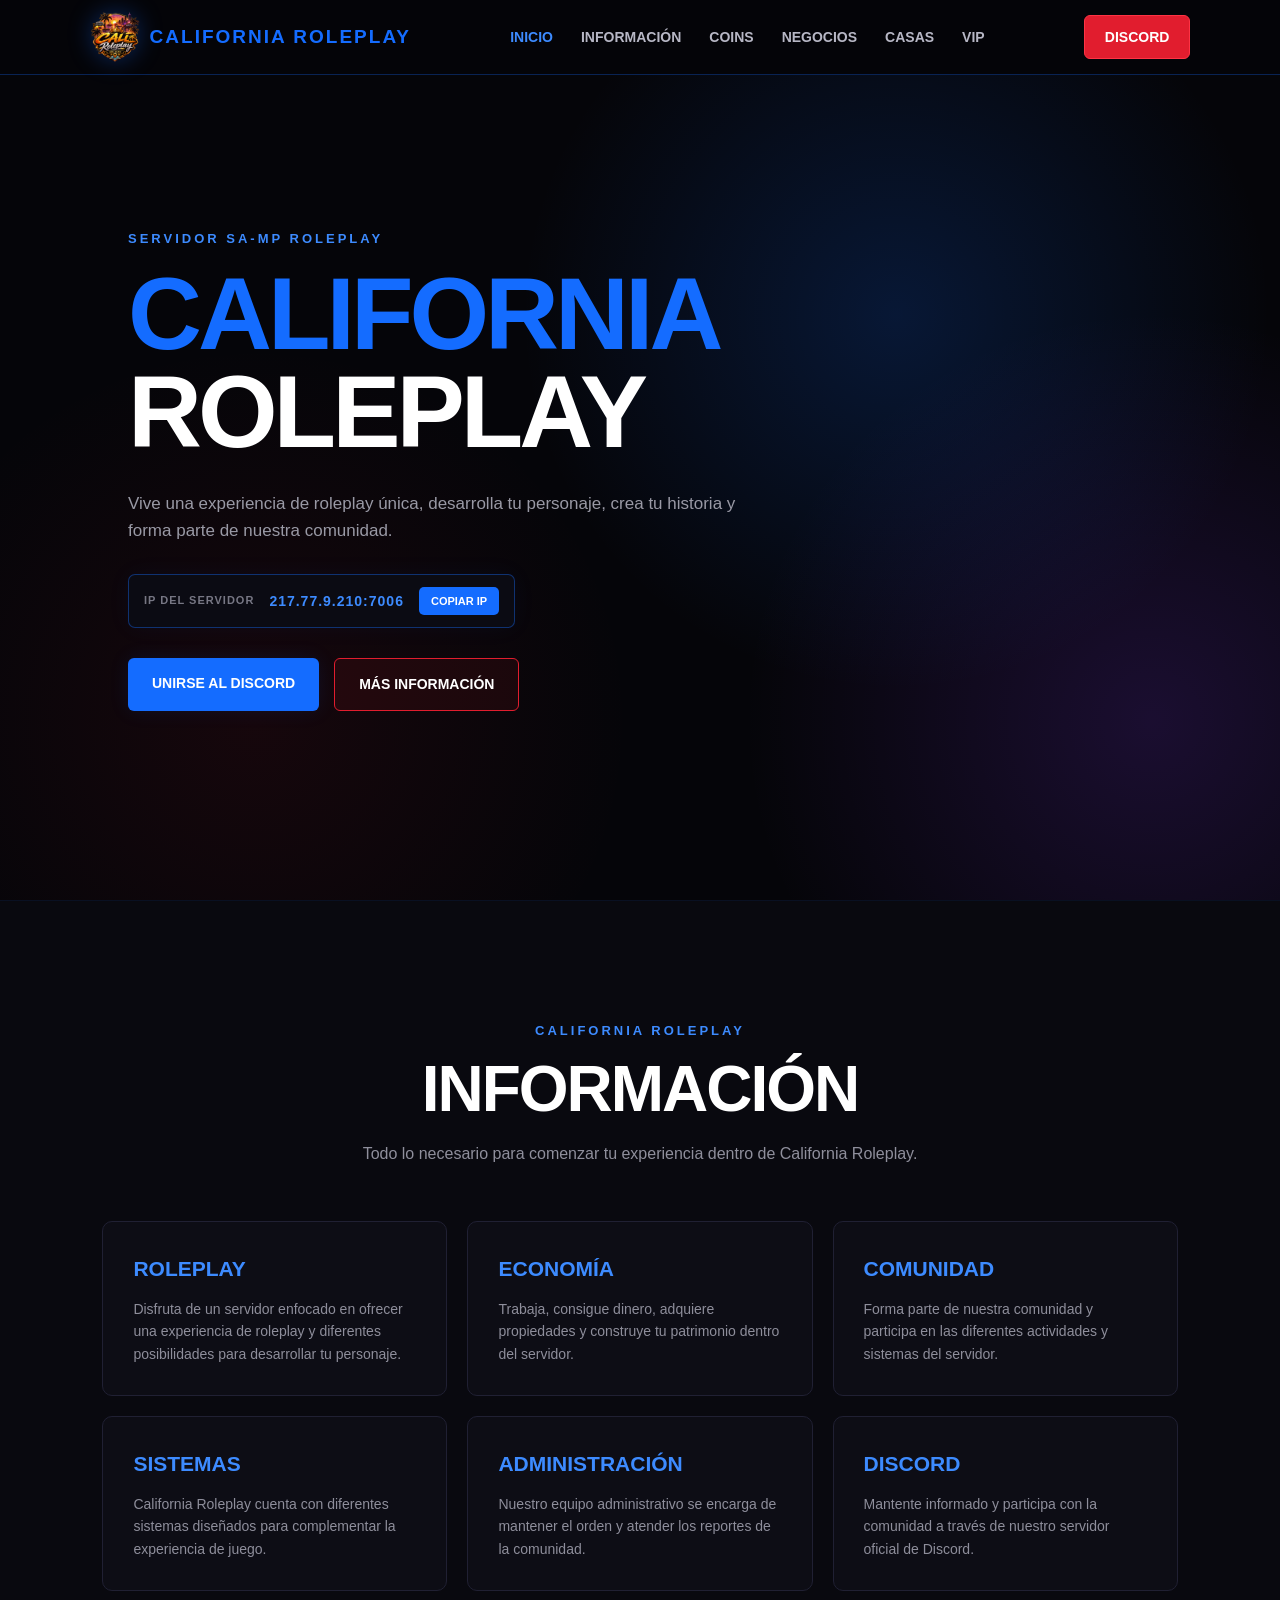
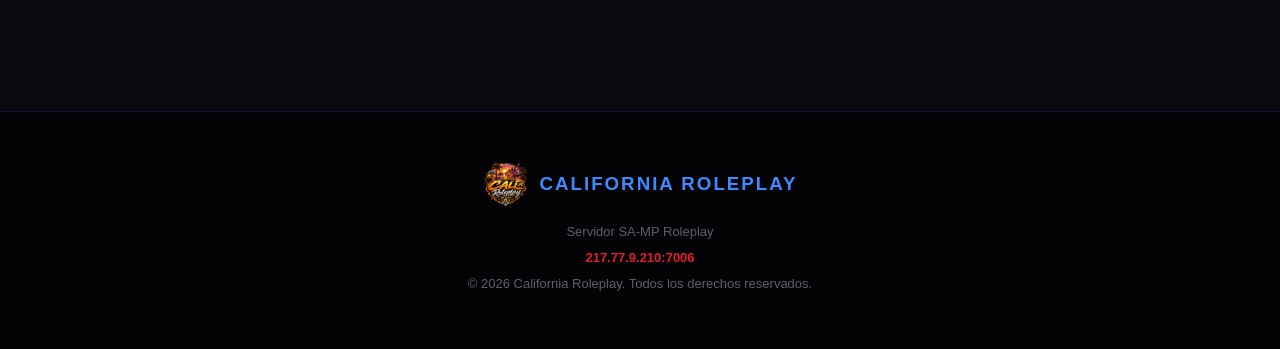
<file: index.html>
<!DOCTYPE html>
<html lang="es">
<head>
    <meta charset="UTF-8">
    <meta name="viewport" content="width=device-width, initial-scale=1.0">

    <title>California Roleplay | Inicio</title>

    <link rel="stylesheet" href="./style.css">
</head>

<body>

<header class="navbar">

    <a href="./index.html" class="logo">
        <img src="./assets/logo.png" alt="California Roleplay">
        <span>CALIFORNIA ROLEPLAY</span>
    </a>

    <nav>
        <a href="./index.html" class="active">INICIO</a>
        <a href="./index.html#informacion">INFORMACIÓN</a>
        <a href="./coins.html">COINS</a>
        <a href="./negocios.html">NEGOCIOS</a>
        <a href="./casas.html">CASAS</a>
        <a href="./vip.html">VIP</a>
    </nav>

    <a href="https://discord.gg/D9JEVeSc3J" class="discord-btn">
        DISCORD
    </a>

</header>


<main>

    <section class="hero">

        <div class="hero-content">

            <span class="hero-small">
                SERVIDOR SA-MP ROLEPLAY
            </span>

            <h1>
                CALIFORNIA<br>
                ROLEPLAY
            </h1>

            <p>
                Vive una experiencia de roleplay única, desarrolla tu personaje,
                crea tu historia y forma parte de nuestra comunidad.
            </p>


            <div class="server-ip">

                <span>IP DEL SERVIDOR</span>

                <strong id="serverIP">
                    217.77.9.210:7006
                </strong>

                <button id="copyIP">
                    COPIAR IP
                </button>

            </div>


            <div class="hero-buttons">

                <a href="https://discord.gg/D9JEVeSc3J" class="primary-btn">
                    UNIRSE AL DISCORD
                </a>

                <a href="#informacion" class="secondary-btn">
                    MÁS INFORMACIÓN
                </a>

            </div>

        </div>

    </section>


    <section class="section" id="informacion">

        <span class="section-label">
            CALIFORNIA ROLEPLAY
        </span>

        <h2>
            INFORMACIÓN
        </h2>

        <p class="section-description">
            Todo lo necesario para comenzar tu experiencia dentro de California Roleplay.
        </p>


        <div class="cards">

            <div class="card">

                <h3>
                    ROLEPLAY
                </h3>

                <p>
                    Disfruta de un servidor enfocado en ofrecer una experiencia
                    de roleplay y diferentes posibilidades para desarrollar tu personaje.
                </p>

            </div>


            <div class="card">

                <h3>
                    ECONOMÍA
                </h3>

                <p>
                    Trabaja, consigue dinero, adquiere propiedades y construye
                    tu patrimonio dentro del servidor.
                </p>

            </div>


            <div class="card">

                <h3>
                    COMUNIDAD
                </h3>

                <p>
                    Forma parte de nuestra comunidad y participa en las
                    diferentes actividades y sistemas del servidor.
                </p>

            </div>


            <div class="card">

                <h3>
                    SISTEMAS
                </h3>

                <p>
                    California Roleplay cuenta con diferentes sistemas
                    diseñados para complementar la experiencia de juego.
                </p>

            </div>


            <div class="card">

                <h3>
                    ADMINISTRACIÓN
                </h3>

                <p>
                    Nuestro equipo administrativo se encarga de mantener
                    el orden y atender los reportes de la comunidad.
                </p>

            </div>


            <div class="card">

                <h3>
                    DISCORD
                </h3>

                <p>
                    Mantente informado y participa con la comunidad
                    a través de nuestro servidor oficial de Discord.
                </p>

            </div>

        </div>

    </section>

</main>


<footer>

    <div class="footer-logo">

        <img src="./assets/logo.png" alt="California Roleplay">

        <h3>
            CALIFORNIA ROLEPLAY
        </h3>

    </div>

    <p>
        Servidor SA-MP Roleplay
    </p>

    <p class="footer-ip">
        217.77.9.210:7006
    </p>

    <p>
        © 2026 California Roleplay. Todos los derechos reservados.
    </p>

</footer>


<script src="./script.js"></script>

</body>
</html>
</file>
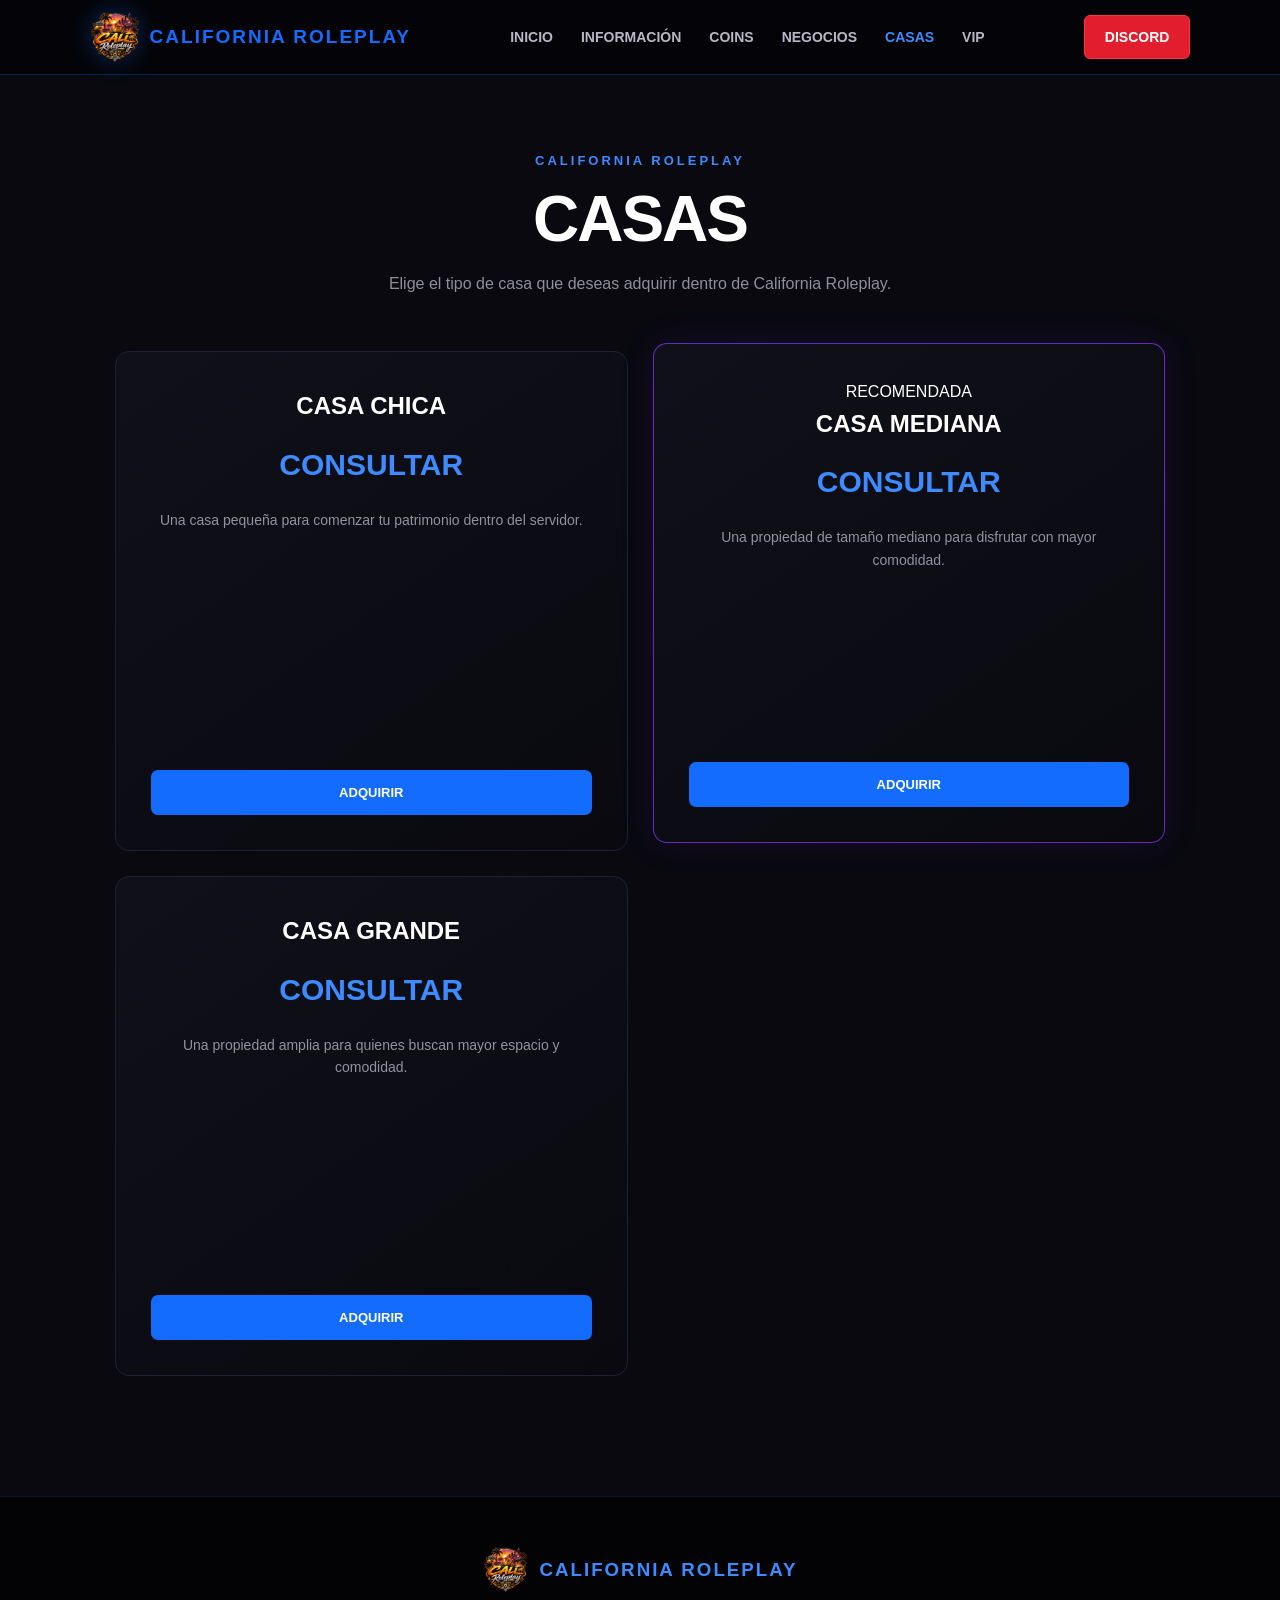
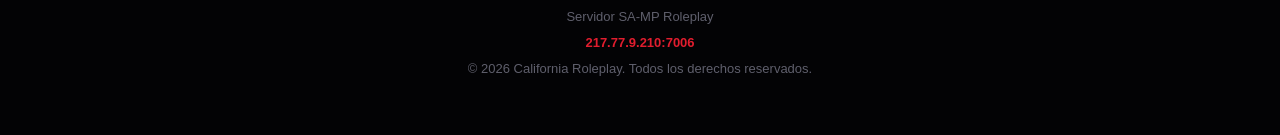
<file: casas.html>
<!DOCTYPE html>
<html lang="es">
<head>
    <meta charset="UTF-8">
    <meta name="viewport" content="width=device-width, initial-scale=1.0">

    <title>California Roleplay | Casas</title>

    <link rel="stylesheet" href="./style.css">
</head>

<body>

<header class="navbar">

    <a href="./index.html" class="logo">
        <img src="./assets/logo.png" alt="California Roleplay">
        <span>CALIFORNIA ROLEPLAY</span>
    </a>

    <nav>
        <a href="./index.html">INICIO</a>
        <a href="./index.html#informacion">INFORMACIÓN</a>
        <a href="./coins.html">COINS</a>
        <a href="./negocios.html">NEGOCIOS</a>
        <a href="./casas.html" class="active">CASAS</a>
        <a href="./vip.html">VIP</a>
    </nav>

    <a href="https://discord.gg/D9JEVeSc3J" class="discord-btn">
        DISCORD
    </a>

</header>


<main>

    <section class="section" style="padding-top: 150px; min-height: 100vh;">

        <span class="section-label">
            CALIFORNIA ROLEPLAY
        </span>

        <h2>
            CASAS
        </h2>

        <p class="section-description">
            Elige el tipo de casa que deseas adquirir
            dentro de California Roleplay.
        </p>


        <div class="price-grid">

            <div class="price-card">

                <h3>
                    CASA CHICA
                </h3>

                <div class="price">
                    CONSULTAR
                </div>

                <p>
                    Una casa pequeña para comenzar
                    tu patrimonio dentro del servidor.
                </p>

                <button>
                    ADQUIRIR
                </button>

            </div>


            <div class="price-card featured">

                <span class="popular">
                    RECOMENDADA
                </span>

                <h3>
                    CASA MEDIANA
                </h3>

                <div class="price">
                    CONSULTAR
                </div>

                <p>
                    Una propiedad de tamaño mediano
                    para disfrutar con mayor comodidad.
                </p>

                <button>
                    ADQUIRIR
                </button>

            </div>


            <div class="price-card">

                <h3>
                    CASA GRANDE
                </h3>

                <div class="price">
                    CONSULTAR
                </div>

                <p>
                    Una propiedad amplia para quienes
                    buscan mayor espacio y comodidad.
                </p>

                <button>
                    ADQUIRIR
                </button>

            </div>

        </div>

    </section>

</main>


<footer>

    <div class="footer-logo">

        <img src="./assets/logo.png" alt="California Roleplay">

        <h3>
            CALIFORNIA ROLEPLAY
        </h3>

    </div>

    <p>
        Servidor SA-MP Roleplay
    </p>

    <p class="footer-ip">
        217.77.9.210:7006
    </p>

    <p>
        © 2026 California Roleplay. Todos los derechos reservados.
    </p>

</footer>


<script src="./script.js"></script>

</body>
</html>
</file>
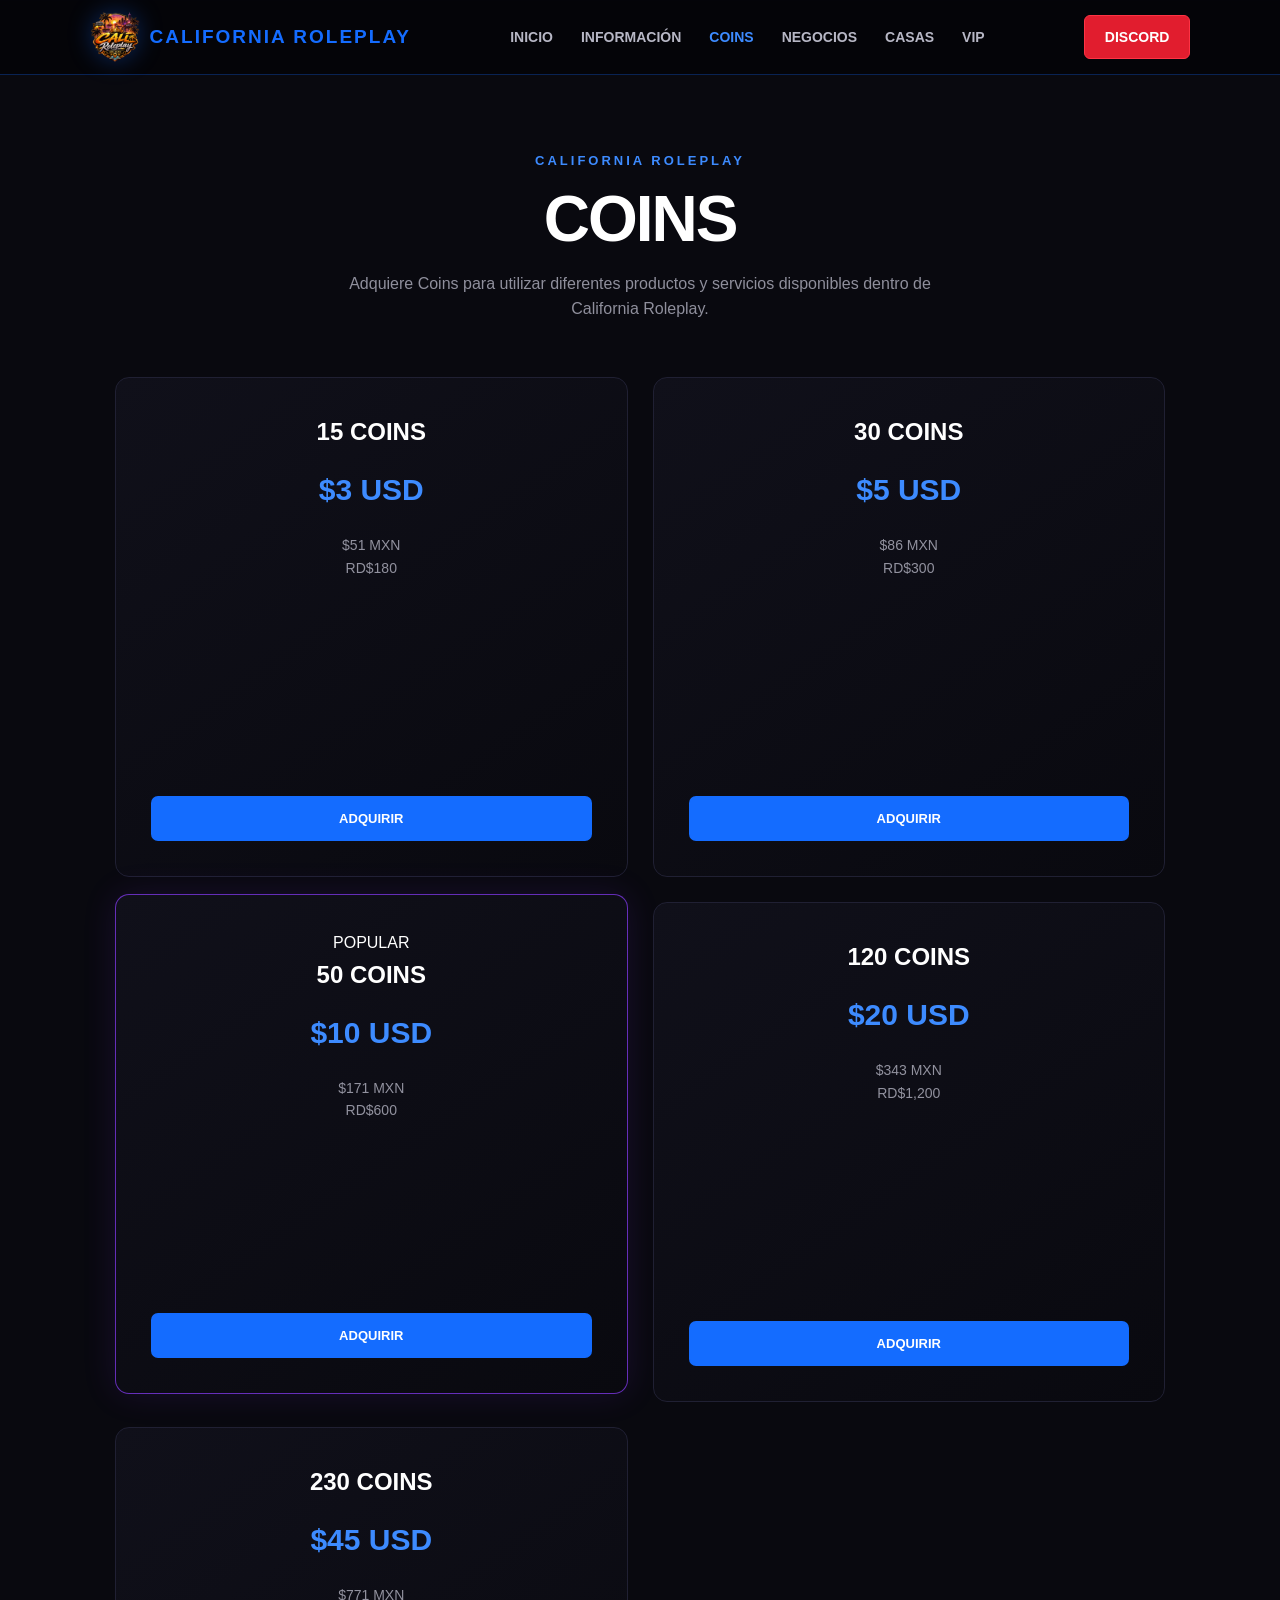
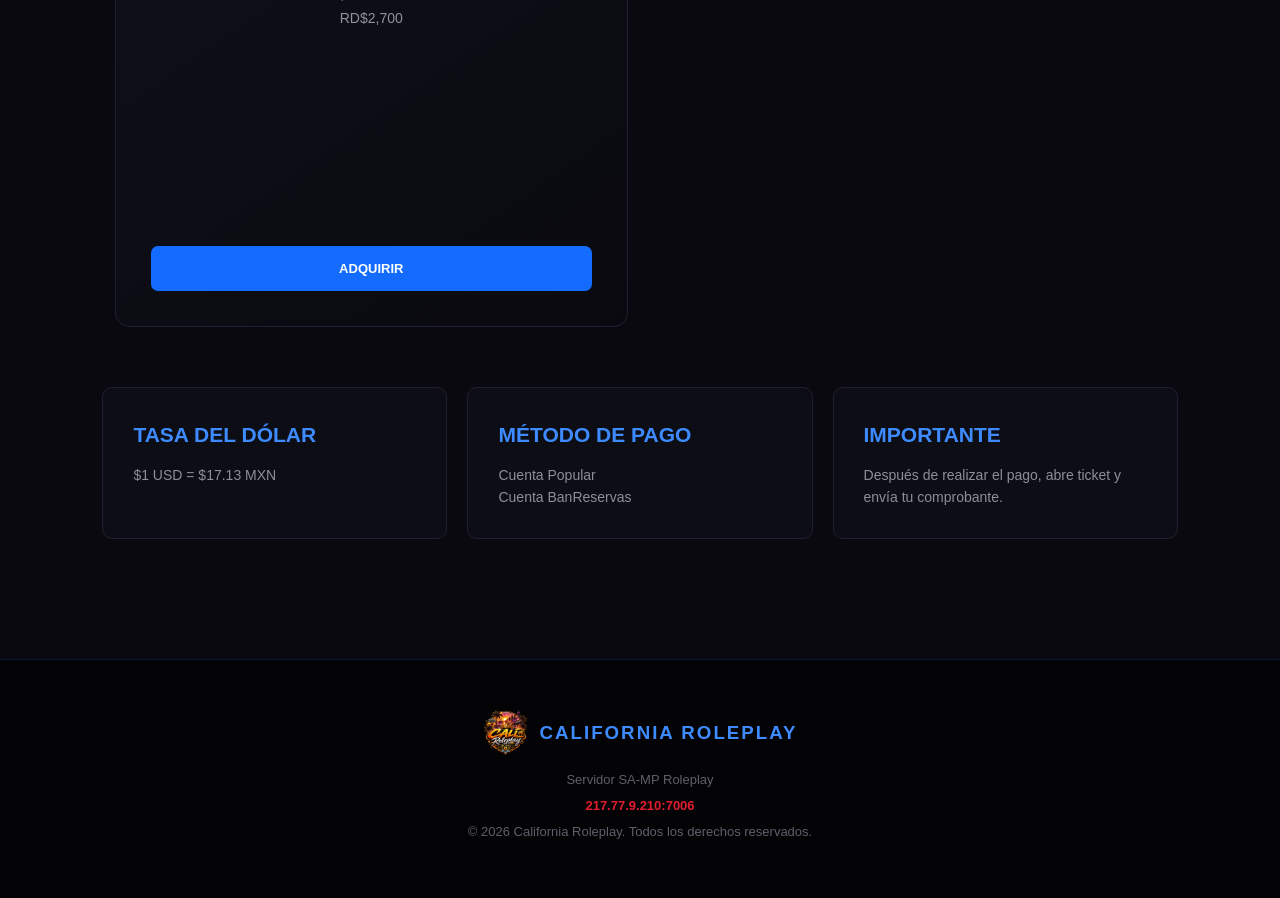
<file: coins.html>
<!DOCTYPE html>
<html lang="es">
<head>
    <meta charset="UTF-8">
    <meta name="viewport" content="width=device-width, initial-scale=1.0">

    <title>California Roleplay | Coins</title>

    <link rel="stylesheet" href="./style.css">
</head>

<body>

<header class="navbar">

    <a href="./index.html" class="logo">
        <img src="./assets/logo.png" alt="California Roleplay">
        <span>CALIFORNIA ROLEPLAY</span>
    </a>

    <nav>
        <a href="./index.html">INICIO</a>
        <a href="./index.html#informacion">INFORMACIÓN</a>
        <a href="./coins.html" class="active">COINS</a>
        <a href="./negocios.html">NEGOCIOS</a>
        <a href="./casas.html">CASAS</a>
        <a href="./vip.html">VIP</a>
    </nav>

    <a href="https://discord.gg/D9JEVeSc3J" class="discord-btn">
        DISCORD
    </a>

</header>


<main>

    <section class="section" style="padding-top: 150px; min-height: 100vh;">

        <span class="section-label">
            CALIFORNIA ROLEPLAY
        </span>

        <h2>
            COINS
        </h2>

        <p class="section-description">
            Adquiere Coins para utilizar diferentes productos y servicios
            disponibles dentro de California Roleplay.
        </p>


        <div class="price-grid">

            <div class="price-card">

                <h3>
                    15 COINS
                </h3>

                <div class="price">
                    $3 USD
                </div>

                <p>
                    $51 MXN<br>
                    RD$180
                </p>

                <button>
                    ADQUIRIR
                </button>

            </div>


            <div class="price-card">

                <h3>
                    30 COINS
                </h3>

                <div class="price">
                    $5 USD
                </div>

                <p>
                    $86 MXN<br>
                    RD$300
                </p>

                <button>
                    ADQUIRIR
                </button>

            </div>


            <div class="price-card featured">

                <span class="popular">
                    POPULAR
                </span>

                <h3>
                    50 COINS
                </h3>

                <div class="price">
                    $10 USD
                </div>

                <p>
                    $171 MXN<br>
                    RD$600
                </p>

                <button>
                    ADQUIRIR
                </button>

            </div>


            <div class="price-card">

                <h3>
                    120 COINS
                </h3>

                <div class="price">
                    $20 USD
                </div>

                <p>
                    $343 MXN<br>
                    RD$1,200
                </p>

                <button>
                    ADQUIRIR
                </button>

            </div>


            <div class="price-card">

                <h3>
                    230 COINS
                </h3>

                <div class="price">
                    $45 USD
                </div>

                <p>
                    $771 MXN<br>
                    RD$2,700
                </p>

                <button>
                    ADQUIRIR
                </button>

            </div>

        </div>


        <div class="cards" style="margin-top: 60px;">

            <div class="card">

                <h3>
                    TASA DEL DÓLAR
                </h3>

                <p>
                    $1 USD = $17.13 MXN
                </p>

            </div>


            <div class="card">

                <h3>
                    MÉTODO DE PAGO
                </h3>

                <p>
                    Cuenta Popular<br>
                    Cuenta BanReservas
                </p>

            </div>


            <div class="card">

                <h3>
                    IMPORTANTE
                </h3>

                <p>
                    Después de realizar el pago, abre ticket
                    y envía tu comprobante.
                </p>

            </div>

        </div>

    </section>

</main>


<footer>

    <div class="footer-logo">

        <img src="./assets/logo.png" alt="California Roleplay">

        <h3>
            CALIFORNIA ROLEPLAY
        </h3>

    </div>

    <p>
        Servidor SA-MP Roleplay
    </p>

    <p class="footer-ip">
        217.77.9.210:7006
    </p>

    <p>
        © 2026 California Roleplay. Todos los derechos reservados.
    </p>

</footer>


<script src="./script.js"></script>

</body>
</html>
</file>
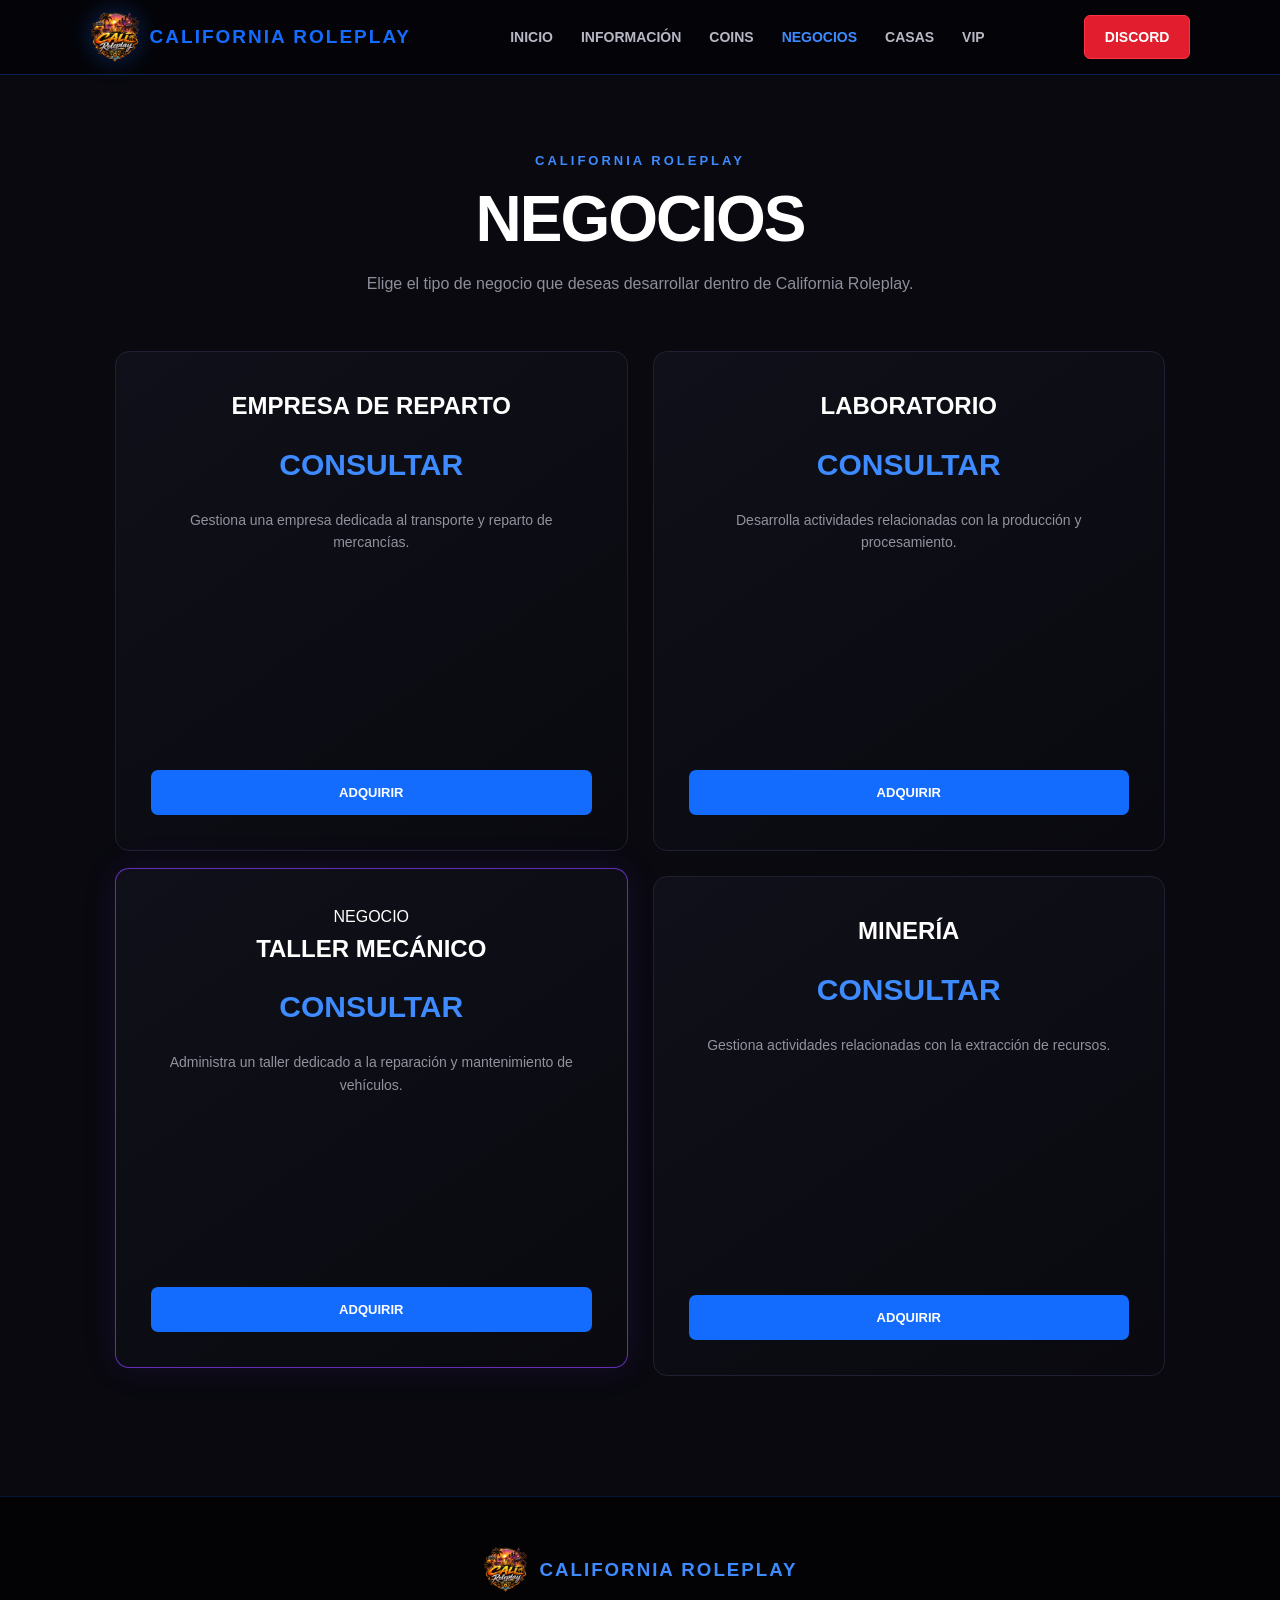
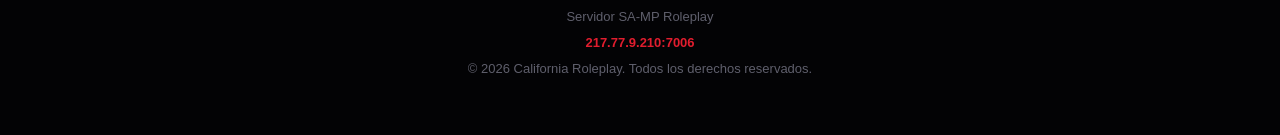
<file: negocios.html>
<!DOCTYPE html>
<html lang="es">
<head>
    <meta charset="UTF-8">
    <meta name="viewport" content="width=device-width, initial-scale=1.0">

    <title>California Roleplay | Negocios</title>

    <link rel="stylesheet" href="./style.css">
</head>

<body>

<header class="navbar">

    <a href="./index.html" class="logo">
        <img src="./assets/logo.png" alt="California Roleplay">
        <span>CALIFORNIA ROLEPLAY</span>
    </a>

    <nav>
        <a href="./index.html">INICIO</a>
        <a href="./index.html#informacion">INFORMACIÓN</a>
        <a href="./coins.html">COINS</a>
        <a href="./negocios.html" class="active">NEGOCIOS</a>
        <a href="./casas.html">CASAS</a>
        <a href="./vip.html">VIP</a>
    </nav>

    <a href="https://discord.gg/D9JEVeSc3J" class="discord-btn">
        DISCORD
    </a>

</header>


<main>

    <section class="section" style="padding-top: 150px; min-height: 100vh;">

        <span class="section-label">
            CALIFORNIA ROLEPLAY
        </span>

        <h2>
            NEGOCIOS
        </h2>

        <p class="section-description">
            Elige el tipo de negocio que deseas desarrollar
            dentro de California Roleplay.
        </p>


        <div class="price-grid">

            <div class="price-card">

                <h3>
                    EMPRESA DE REPARTO
                </h3>

                <div class="price">
                    CONSULTAR
                </div>

                <p>
                    Gestiona una empresa dedicada al
                    transporte y reparto de mercancías.
                </p>

                <button>
                    ADQUIRIR
                </button>

            </div>


            <div class="price-card">

                <h3>
                    LABORATORIO
                </h3>

                <div class="price">
                    CONSULTAR
                </div>

                <p>
                    Desarrolla actividades relacionadas
                    con la producción y procesamiento.
                </p>

                <button>
                    ADQUIRIR
                </button>

            </div>


            <div class="price-card featured">

                <span class="popular">
                    NEGOCIO
                </span>

                <h3>
                    TALLER MECÁNICO
                </h3>

                <div class="price">
                    CONSULTAR
                </div>

                <p>
                    Administra un taller dedicado a la
                    reparación y mantenimiento de vehículos.
                </p>

                <button>
                    ADQUIRIR
                </button>

            </div>


            <div class="price-card">

                <h3>
                    MINERÍA
                </h3>

                <div class="price">
                    CONSULTAR
                </div>

                <p>
                    Gestiona actividades relacionadas
                    con la extracción de recursos.
                </p>

                <button>
                    ADQUIRIR
                </button>

            </div>

        </div>

    </section>

</main>


<footer>

    <div class="footer-logo">

        <img src="./assets/logo.png" alt="California Roleplay">

        <h3>
            CALIFORNIA ROLEPLAY
        </h3>

    </div>

    <p>
        Servidor SA-MP Roleplay
    </p>

    <p class="footer-ip">
        217.77.9.210:7006
    </p>

    <p>
        © 2026 California Roleplay. Todos los derechos reservados.
    </p>

</footer>


<script src="./script.js"></script>

</body>
</html>
</file>
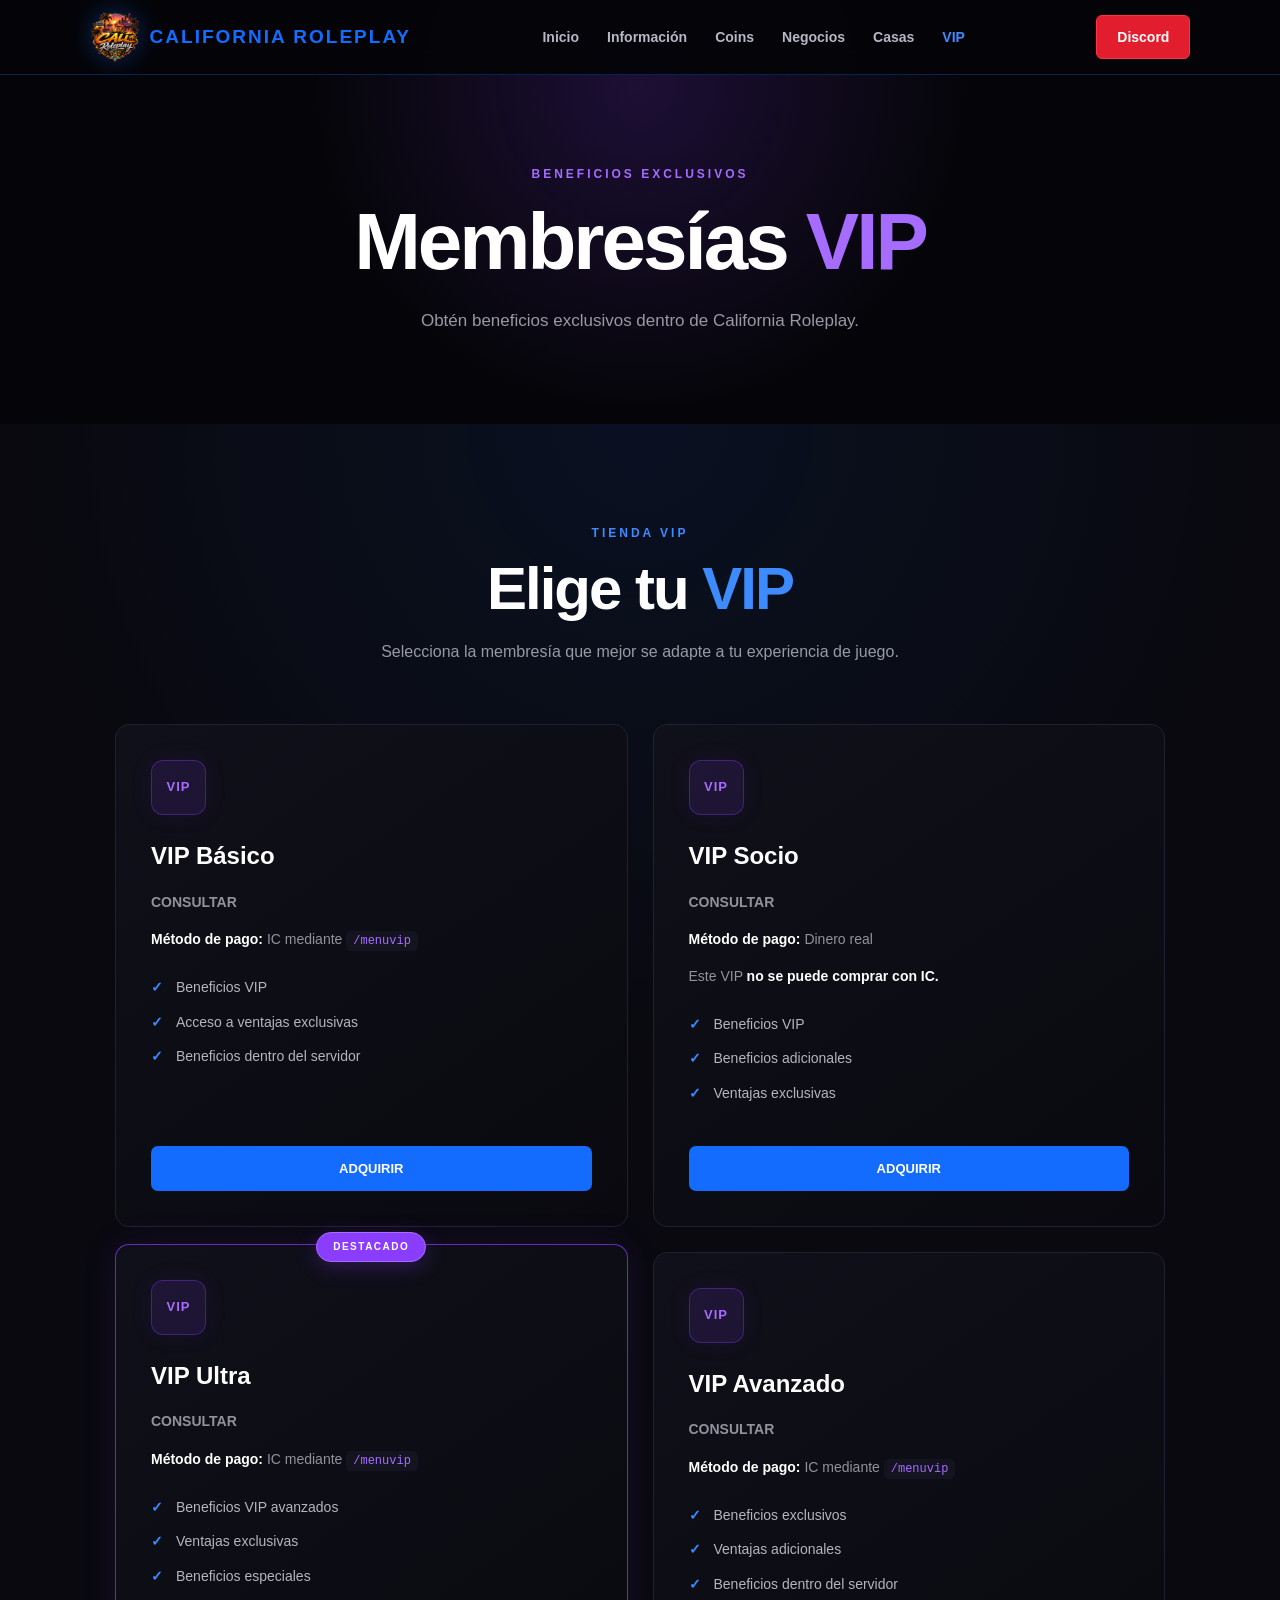
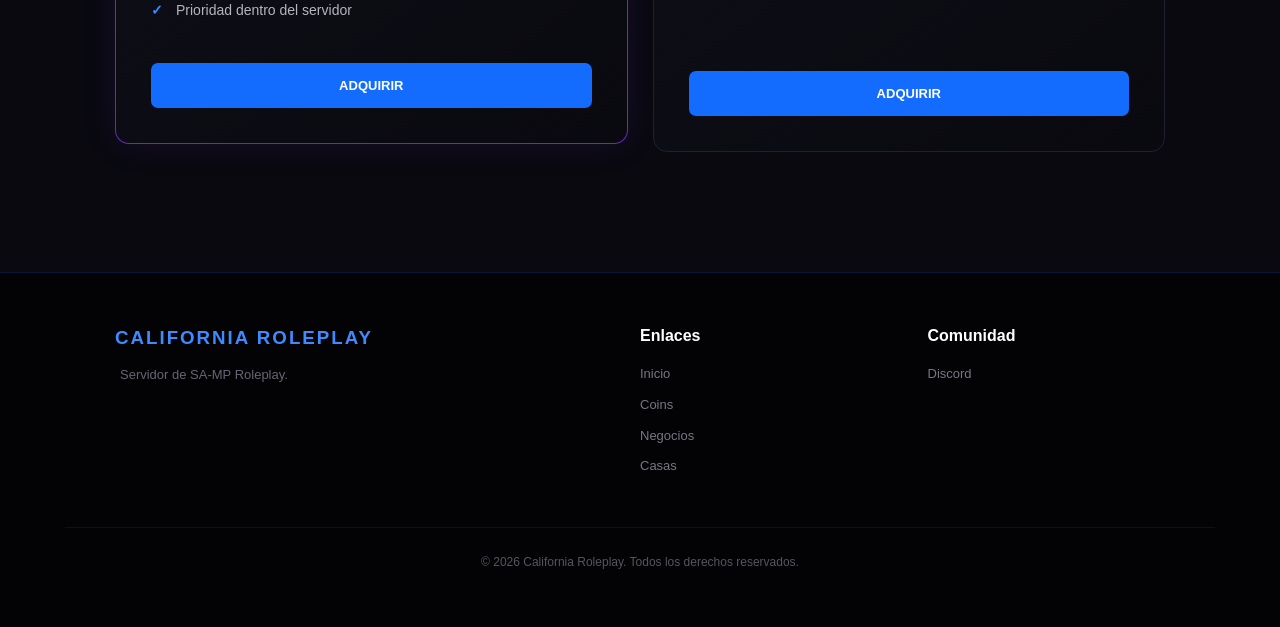
<file: vip.html>
<!DOCTYPE html>
<html lang="es">
<head>
    <meta charset="UTF-8">
    <meta name="viewport" content="width=device-width, initial-scale=1.0">

    <title>VIP | California Roleplay</title>

    <link rel="stylesheet" href="style.css">
</head>

<body>

<header class="navbar">

    <div class="nav-container">

        <a href="./index.html" class="logo">
            <img src="./assets/logo.png" alt="California Roleplay">
            <span>CALIFORNIA ROLEPLAY</span>
        </a>

        <nav>

            <a href="./index.html">Inicio</a>

            <a href="./index.html#informacion">
                Información
            </a>

            <a href="./coins.html">
                Coins
            </a>

            <a href="./negocios.html">
                Negocios
            </a>

            <a href="./casas.html">
                Casas
            </a>

            <a href="./vip.html" class="active">
                VIP
            </a>

        </nav>

        <a
            href="https://discord.gg/D9JEVeSc3J"
            target="_blank"
            class="discord-button"
        >
            Discord
        </a>

    </div>

</header>


<main>

    <section class="page-hero">

        <div class="container">

            <span class="section-tag">
                BENEFICIOS EXCLUSIVOS
            </span>

            <h1>
                Membresías <span>VIP</span>
            </h1>

            <p>
                Obtén beneficios exclusivos dentro de
                California Roleplay.
            </p>

        </div>

    </section>


    <section class="shop-section">

        <div class="container">

            <div class="section-header">

                <span class="section-tag">
                    TIENDA VIP
                </span>

                <h2>
                    Elige tu <span>VIP</span>
                </h2>

                <p>
                    Selecciona la membresía que mejor se adapte
                    a tu experiencia de juego.
                </p>

            </div>


            <div class="price-grid">


                <!-- VIP BÁSICO -->

                <article class="price-card">

                    <div class="price-icon">
                        VIP
                    </div>

                    <h3>
                        VIP Básico
                    </h3>

                    <p class="price">
                        CONSULTAR
                    </p>

                    <p>
                        <strong>Método de pago:</strong>
                        IC mediante <code>/menuvip</code>
                    </p>

                    <ul>

                        <li>
                            Beneficios VIP
                        </li>

                        <li>
                            Acceso a ventajas exclusivas
                        </li>

                        <li>
                            Beneficios dentro del servidor
                        </li>

                    </ul>

                    <button>
                        ADQUIRIR
                    </button>

                </article>


                <!-- VIP SOCIO -->

                <article class="price-card">

                    <div class="price-icon">
                        VIP
                    </div>

                    <h3>
                        VIP Socio
                    </h3>

                    <p class="price">
                        CONSULTAR
                    </p>

                    <p>
                        <strong>Método de pago:</strong>
                        Dinero real
                    </p>

                    <p>
                        Este VIP <strong>no se puede comprar con IC.</strong>
                    </p>

                    <ul>

                        <li>
                            Beneficios VIP
                        </li>

                        <li>
                            Beneficios adicionales
                        </li>

                        <li>
                            Ventajas exclusivas
                        </li>

                    </ul>

                    <button>
                        ADQUIRIR
                    </button>

                </article>


                <!-- VIP ULTRA -->

                <article class="price-card featured">

                    <div class="featured-label">
                        DESTACADO
                    </div>

                    <div class="price-icon">
                        VIP
                    </div>

                    <h3>
                        VIP Ultra
                    </h3>

                    <p class="price">
                        CONSULTAR
                    </p>

                    <p>
                        <strong>Método de pago:</strong>
                        IC mediante <code>/menuvip</code>
                    </p>

                    <ul>

                        <li>
                            Beneficios VIP avanzados
                        </li>

                        <li>
                            Ventajas exclusivas
                        </li>

                        <li>
                            Beneficios especiales
                        </li>

                        <li>
                            Prioridad dentro del servidor
                        </li>

                    </ul>

                    <button>
                        ADQUIRIR
                    </button>

                </article>


                <!-- VIP AVANZADO -->

                <article class="price-card">

                    <div class="price-icon">
                        VIP
                    </div>

                    <h3>
                        VIP Avanzado
                    </h3>

                    <p class="price">
                        CONSULTAR
                    </p>

                    <p>
                        <strong>Método de pago:</strong>
                        IC mediante <code>/menuvip</code>
                    </p>

                    <ul>

                        <li>
                            Beneficios exclusivos
                        </li>

                        <li>
                            Ventajas adicionales
                        </li>

                        <li>
                            Beneficios dentro del servidor
                        </li>

                    </ul>

                    <button>
                        ADQUIRIR
                    </button>

                </article>


            </div>

        </div>

    </section>

</main>


<footer class="footer">

    <div class="container">

        <div class="footer-content">

            <div>

                <h3>
                    CALIFORNIA ROLEPLAY
                </h3>

                <p>
                    Servidor de SA-MP Roleplay.
                </p>

            </div>


            <div>

                <h4>
                    Enlaces
                </h4>

                <a href="./index.html">
                    Inicio
                </a>

                <a href="./coins.html">
                    Coins
                </a>

                <a href="./negocios.html">
                    Negocios
                </a>

                <a href="./casas.html">
                    Casas
                </a>

            </div>


            <div>

                <h4>
                    Comunidad
                </h4>

                <a
                    href="https://discord.gg/D9JEVeSc3J"
                    target="_blank"
                >
                    Discord
                </a>

            </div>

        </div>


        <div class="footer-bottom">

            <p>
                © 2026 California Roleplay. Todos los derechos reservados.
            </p>

        </div>

    </div>

</footer>


<script src="script.js"></script>

</body>
</html>
</file>
<file: style.css>
* {
    margin: 0;
    padding: 0;
    box-sizing: border-box;
}

html {
    scroll-behavior: smooth;
}

body {
    font-family: Arial, Helvetica, sans-serif;
    background: #050509;
    color: #ffffff;
    line-height: 1.6;
}

:root {
    --black: #050509;
    --black-light: #0a0a12;

    --blue: #146cff;
    --blue-light: #3d8bff;

    --red: #e11d2e;
    --red-light: #ff3344;

    --purple: #8b3dff;
    --purple-light: #a66cff;

    --white: #ffffff;
    --gray: #9999a5;
    --border: #202033;
}


/* =====================================================
   CONTENEDOR
===================================================== */

.container {
    width: 100%;
    max-width: 1200px;

    margin: 0 auto;

    padding-left: 25px;
    padding-right: 25px;
}


/* =====================================================
   NAVBAR
===================================================== */

.navbar {
    position: fixed;

    top: 0;
    left: 0;

    width: 100%;
    height: 75px;

    display: flex;

    align-items: center;
    justify-content: space-between;

    padding: 0 7%;

    background: rgba(5, 5, 9, 0.96);

    backdrop-filter: blur(14px);

    border-bottom:
        1px solid
        rgba(20, 108, 255, 0.3);

    z-index: 1000;
}

.nav-container {
    width: 100%;

    display: flex;

    align-items: center;
    justify-content: space-between;
}

.logo {
    display: flex;

    align-items: center;

    gap: 10px;

    text-decoration: none;

    color: var(--blue);

    flex-shrink: 0;
}

.logo img {
    width: 50px;
    height: 50px;

    object-fit: contain;

    filter:
        drop-shadow(
            0 0 12px
            rgba(20, 108, 255, 0.35)
        );
}

.logo span {
    font-size: 19px;

    font-weight: 900;

    letter-spacing: 2px;
}

.navbar nav {
    display: flex;

    align-items: center;

    gap: 28px;
}

.navbar nav a {
    color: #b7b7c5;

    text-decoration: none;

    font-size: 14px;

    font-weight: 600;

    transition: 0.3s;
}

.navbar nav a:hover,
.navbar nav a.active {
    color: var(--blue-light);
}


/* =====================================================
   DISCORD BUTTON
===================================================== */

.discord-button,
.discord-btn {
    display: inline-block;

    text-decoration: none;

    color: #ffffff;

    background: var(--red);

    padding: 10px 20px;

    border-radius: 6px;

    font-size: 14px;

    font-weight: bold;

    border:
        1px solid
        var(--red-light);

    transition: 0.3s;

    white-space: nowrap;
}

.discord-button:hover,
.discord-btn:hover {
    background: var(--red-light);

    transform: translateY(-2px);

    box-shadow:
        0 0 20px
        rgba(225, 29, 46, 0.3);
}


/* =====================================================
   HERO PRINCIPAL
===================================================== */

.hero {
    min-height: 100vh;

    display: flex;

    align-items: center;

    padding: 120px 10% 80px;

    background:
        radial-gradient(
            circle at 70% 35%,
            rgba(20, 108, 255, 0.18),
            transparent 35%
        ),

        radial-gradient(
            circle at 90% 80%,
            rgba(139, 61, 255, 0.16),
            transparent 30%
        ),

        radial-gradient(
            circle at 20% 80%,
            rgba(225, 29, 46, 0.08),
            transparent 30%
        ),

        var(--black);
}

.hero-content {
    max-width: 800px;
}

.hero-small {
    display: block;

    color: var(--blue-light);

    font-size: 13px;

    font-weight: 800;

    letter-spacing: 3px;

    margin-bottom: 15px;
}

.hero h1 {
    font-size:
        clamp(
            55px,
            8vw,
            105px
        );

    line-height: 0.95;

    font-weight: 900;

    letter-spacing: -4px;

    margin-bottom: 30px;
}

.hero h1::first-line {
    color: var(--blue);
}

.hero p {
    max-width: 620px;

    color: var(--gray);

    font-size: 17px;

    margin-bottom: 30px;
}


/* =====================================================
   IP
===================================================== */

.server-ip {
    display: inline-flex;

    align-items: center;

    gap: 15px;

    padding: 12px 15px;

    margin-bottom: 30px;

    background: #0b0b13;

    border:
        1px solid
        rgba(20, 108, 255, 0.4);

    border-radius: 7px;

    box-shadow:
        0 0 25px
        rgba(20, 108, 255, 0.05);
}

.server-ip span {
    color: #777784;

    font-size: 11px;

    font-weight: 800;

    letter-spacing: 1px;
}

.server-ip strong {
    color: var(--blue-light);

    font-size: 14px;

    letter-spacing: 1px;
}

.server-ip button {
    border: none;

    padding: 8px 12px;

    border-radius: 5px;

    background: var(--blue);

    color: #ffffff;

    font-size: 11px;

    font-weight: 900;

    cursor: pointer;

    transition: 0.3s;
}

.server-ip button:hover {
    background: var(--blue-light);

    transform: translateY(-2px);

    box-shadow:
        0 0 15px
        rgba(20, 108, 255, 0.3);
}


/* =====================================================
   HERO BUTTONS
===================================================== */

.hero-buttons {
    display: flex;

    gap: 15px;

    flex-wrap: wrap;
}

.primary-btn,
.secondary-btn {
    text-decoration: none;

    padding: 14px 24px;

    border-radius: 6px;

    font-size: 14px;

    font-weight: 800;

    transition: 0.3s;
}

.primary-btn {
    background: var(--blue);

    color: #ffffff;

    box-shadow:
        0 0 20px
        rgba(20, 108, 255, 0.1);
}

.primary-btn:hover {
    background: var(--blue-light);

    transform: translateY(-3px);
}

.secondary-btn {
    border:
        1px solid
        var(--red);

    color: #ffffff;

    background:
        rgba(225, 29, 46, 0.08);
}

.secondary-btn:hover {
    background: var(--red);

    box-shadow:
        0 0 20px
        rgba(225, 29, 46, 0.25);
}


/* =====================================================
   SECCIONES
===================================================== */

.section {
    padding: 120px 8%;

    text-align: center;

    background: #09090f;

    border-top:
        1px solid
        rgba(20, 108, 255, 0.08);
}

.dark-section {
    background: #050509;
}

.section-label {
    display: block;

    color: var(--blue-light);

    font-size: 13px;

    font-weight: 800;

    letter-spacing: 3px;

    margin-bottom: 15px;
}

.section h2 {
    font-size:
        clamp(
            38px,
            5vw,
            65px
        );

    line-height: 1;

    font-weight: 900;

    letter-spacing: -2px;

    margin-bottom: 20px;
}

.section-description {
    max-width: 650px;

    margin:
        0 auto 55px;

    color: #8f8f9c;

    font-size: 16px;
}


/* =====================================================
   CARDS
===================================================== */

.cards {
    display: grid;

    grid-template-columns:
        repeat(3, 1fr);

    gap: 20px;

    max-width: 1100px;

    margin: auto;
}

.card {
    text-align: left;

    padding: 30px;

    background: #0d0d15;

    border:
        1px solid
        var(--border);

    border-radius: 10px;

    transition: 0.3s;
}

.card:hover {
    transform: translateY(-5px);

    border-color:
        rgba(20, 108, 255, 0.65);

    box-shadow:
        0 10px 35px
        rgba(20, 108, 255, 0.08);
}

.card h3 {
    color: var(--blue-light);

    font-size: 21px;

    margin-bottom: 12px;
}

.card p {
    color: #8e8e9b;

    font-size: 14px;
}


/* =====================================================
   PRICE CARDS GENERALES
===================================================== */

.price-grid {
    display: grid;

    grid-template-columns:
        repeat(2, minmax(0, 1fr));

    gap: 25px;

    max-width: 1050px;

    margin: 0 auto;
}

.price-card {
    position: relative;

    display: flex;

    flex-direction: column;

    padding: 35px;

    min-height: 500px;

    background:
        linear-gradient(
            145deg,
            #10101a,
            #09090f
        );

    border:
        1px solid
        var(--border);

    border-radius: 14px;

    transition:
        transform 0.3s ease,
        border-color 0.3s ease,
        box-shadow 0.3s ease;
}

.price-card:hover {
    transform: translateY(-8px);

    border-color:
        rgba(139, 61, 255, 0.7);

    box-shadow:
        0 20px 45px
        rgba(139, 61, 255, 0.12);
}

.price-card h3 {
    color: #ffffff;

    font-size: 24px;

    font-weight: 900;

    margin-bottom: 15px;
}

.price-card p {
    color: #92929f;

    font-size: 14px;

    margin-bottom: 15px;
}

.price {
    color: var(--blue-light);

    font-size: 30px;

    font-weight: 900;

    margin-bottom: 20px;
}

.price-card strong {
    color: #ffffff;
}

.price-card code {
    padding: 3px 7px;

    border-radius: 5px;

    background: #141421;

    color: var(--purple-light);

    font-family:
        Consolas,
        monospace;

    font-size: 12px;
}


/* =====================================================
   ICONO VIP
===================================================== */

.price-icon {
    width: 55px;
    height: 55px;

    display: flex;

    align-items: center;
    justify-content: center;

    margin-bottom: 22px;

    border-radius: 12px;

    background:
        rgba(139, 61, 255, 0.12);

    border:
        1px solid
        rgba(139, 61, 255, 0.35);

    color: var(--purple-light);

    font-size: 13px;

    font-weight: 900;

    letter-spacing: 1px;

    box-shadow:
        0 0 25px
        rgba(139, 61, 255, 0.08);
}


/* =====================================================
   BENEFICIOS
===================================================== */

.price-card ul {
    list-style: none;

    margin:
        10px 0 30px;

    padding: 0;
}

.price-card li {
    position: relative;

    padding-left: 25px;

    margin-bottom: 12px;

    color: #b5b5c0;

    font-size: 14px;
}

.price-card li::before {
    content: "✓";

    position: absolute;

    left: 0;

    color: var(--blue-light);

    font-weight: 900;
}


/* =====================================================
   BOTÓN VIP
===================================================== */

.price-card button {
    width: 100%;

    margin-top: auto;

    padding: 14px;

    border:
        1px solid
        rgba(20, 108, 255, 0.5);

    border-radius: 7px;

    background: var(--blue);

    color: #ffffff;

    font-size: 13px;

    font-weight: 900;

    cursor: pointer;

    transition: 0.3s;
}

.price-card button:hover {
    background: var(--purple);

    border-color: var(--purple);

    transform: translateY(-2px);

    box-shadow:
        0 8px 25px
        rgba(139, 61, 255, 0.2);
}


/* =====================================================
   VIP DESTACADO
===================================================== */

.price-card.featured {
    border-color:
        rgba(139, 61, 255, 0.7);

    box-shadow:
        0 0 35px
        rgba(139, 61, 255, 0.12);

    transform: translateY(-8px);
}

.price-card.featured:hover {
    transform: translateY(-14px);
}

.featured-label {
    position: absolute;

    top: -13px;
    left: 50%;

    transform:
        translateX(-50%);

    padding: 6px 16px;

    border-radius: 20px;

    background: var(--purple);

    border:
        1px solid
        var(--purple-light);

    color: #ffffff;

    font-size: 10px;

    font-weight: 900;

    letter-spacing: 1.5px;

    white-space: nowrap;

    box-shadow:
        0 5px 20px
        rgba(139, 61, 255, 0.25);
}


/* =====================================================
   VIP SECTION
===================================================== */

.vip-section {
    background:
        radial-gradient(
            circle at center,
            rgba(139, 61, 255, 0.12),
            transparent 45%
        ),

        #09090f;
}


/* =====================================================
   PÁGINA VIP - HERO
===================================================== */

.page-hero {
    padding:
        160px 0 90px;

    text-align: center;

    background:
        radial-gradient(
            circle at 50% 20%,
            rgba(139, 61, 255, 0.18),
            transparent 45%
        ),

        #050509;
}

.page-hero .section-tag {
    display: inline-block;

    color: var(--purple-light);

    font-size: 12px;

    font-weight: 900;

    letter-spacing: 3px;

    margin-bottom: 18px;
}

.page-hero h1 {
    font-size:
        clamp(
            45px,
            7vw,
            80px
        );

    line-height: 1;

    font-weight: 900;

    letter-spacing: -3px;

    margin-bottom: 25px;
}

.page-hero h1 span {
    color: var(--purple-light);
}

.page-hero p {
    max-width: 650px;

    margin: 0 auto;

    color: var(--gray);

    font-size: 17px;
}


/* =====================================================
   TIENDA VIP
===================================================== */

.shop-section {
    padding:
        100px 0 120px;

    background:
        radial-gradient(
            circle at 50% 0%,
            rgba(20, 108, 255, 0.08),
            transparent 40%
        ),

        #09090f;
}

.section-header {
    text-align: center;

    max-width: 700px;

    margin:
        0 auto 60px;
}

.section-header .section-tag {
    display: block;

    color: var(--blue-light);

    font-size: 12px;

    font-weight: 900;

    letter-spacing: 3px;

    margin-bottom: 15px;
}

.section-header h2 {
    font-size:
        clamp(
            35px,
            5vw,
            60px
        );

    line-height: 1;

    font-weight: 900;

    letter-spacing: -2px;

    margin-bottom: 20px;
}

.section-header h2 span {
    color: var(--blue-light);
}

.section-header p {
    color: var(--gray);

    font-size: 16px;
}


/* =====================================================
   FOOTER
===================================================== */

footer,
.footer {
    padding:
        50px 20px;

    text-align: center;

    background: #030305;

    border-top:
        1px solid
        rgba(20, 108, 255, 0.2);
}

.footer-content {
    display: grid;

    grid-template-columns:
        2fr 1fr 1fr;

    gap: 50px;

    max-width: 1100px;

    margin: 0 auto;

    padding:
        0 25px 40px;

    text-align: left;
}

.footer-content h3 {
    color: var(--blue-light);

    letter-spacing: 2px;

    margin-bottom: 12px;
}

.footer-content h4 {
    color: #ffffff;

    margin-bottom: 15px;
}

.footer-content p {
    color: #666674;

    font-size: 13px;
}

.footer-content a {
    display: block;

    width: fit-content;

    margin-bottom: 10px;

    color: #777784;

    text-decoration: none;

    font-size: 13px;

    transition: 0.3s;
}

.footer-content a:hover {
    color: var(--blue-light);
}

.footer-logo {
    display: flex;

    align-items: center;

    justify-content: center;

    gap: 12px;

    margin-bottom: 15px;
}

.footer-logo img {
    width: 45px;
    height: 45px;

    object-fit: contain;
}

.footer-logo h3 {
    color: var(--blue-light);

    letter-spacing: 2px;
}

footer p {
    color: #5f5f6c;

    font-size: 13px;

    margin: 5px;
}

.footer-ip {
    color: var(--red) !important;

    font-weight: bold;
}

.footer-bottom {
    padding-top: 20px;

    border-top:
        1px solid
        rgba(255, 255, 255, 0.05);

    text-align: center;
}

.footer-bottom p {
    color: #555561;

    font-size: 12px;
}


/* =====================================================
   RESPONSIVE
===================================================== */

@media (max-width: 1000px) {

    .navbar {
        padding:
            0 4%;
    }

    .navbar nav {
        gap: 15px;
    }

    .price-grid {
        grid-template-columns:
            repeat(2, 1fr);
    }
}


@media (max-width: 900px) {

    .navbar nav {
        display: none;
    }

    .cards {
        grid-template-columns:
            1fr;
    }

    .price-grid {
        grid-template-columns:
            1fr;
    }

    .price-card.featured {
        transform: none;
    }

    .price-card.featured:hover {
        transform:
            translateY(-8px);
    }

    .hero {
        padding-left: 7%;
        padding-right: 7%;
    }

    .server-ip {
        flex-wrap: wrap;
    }

    .footer-content {
        grid-template-columns:
            1fr;

        gap: 30px;

        text-align: center;
    }

    .footer-content a {
        margin-left: auto;
        margin-right: auto;
    }
}


@media (max-width: 500px) {

    .navbar {
        height: 68px;
    }

    .logo span {
        font-size: 14px;

        letter-spacing: 1px;
    }

    .logo img {
        width: 42px;
        height: 42px;
    }

    .discord-button,
    .discord-btn {
        padding:
            8px 12px;

        font-size: 12px;
    }

    .hero h1 {
        font-size: 55px;
    }

    .section {
        padding:
            90px 6%;
    }

    .server-ip {
        width: 100%;
    }

    .container {
        padding-left: 18px;
        padding-right: 18px;
    }

    .page-hero {
        padding:
            130px 0 70px;
    }

    .page-hero h1 {
        font-size: 45px;
    }

    .shop-section {
        padding:
            70px 0 90px;
    }

    .section-header {
        margin-bottom: 45px;
    }

    .price-card {
        padding:
            28px 22px;

        min-height: 480px;
    }

    .price-card h3 {
        font-size: 22px;
    }

    .price-card .price {
        font-size: 28px;
    }

    .footer-content {
        padding-left: 10px;
        padding-right: 10px;
    }
}
</file>
